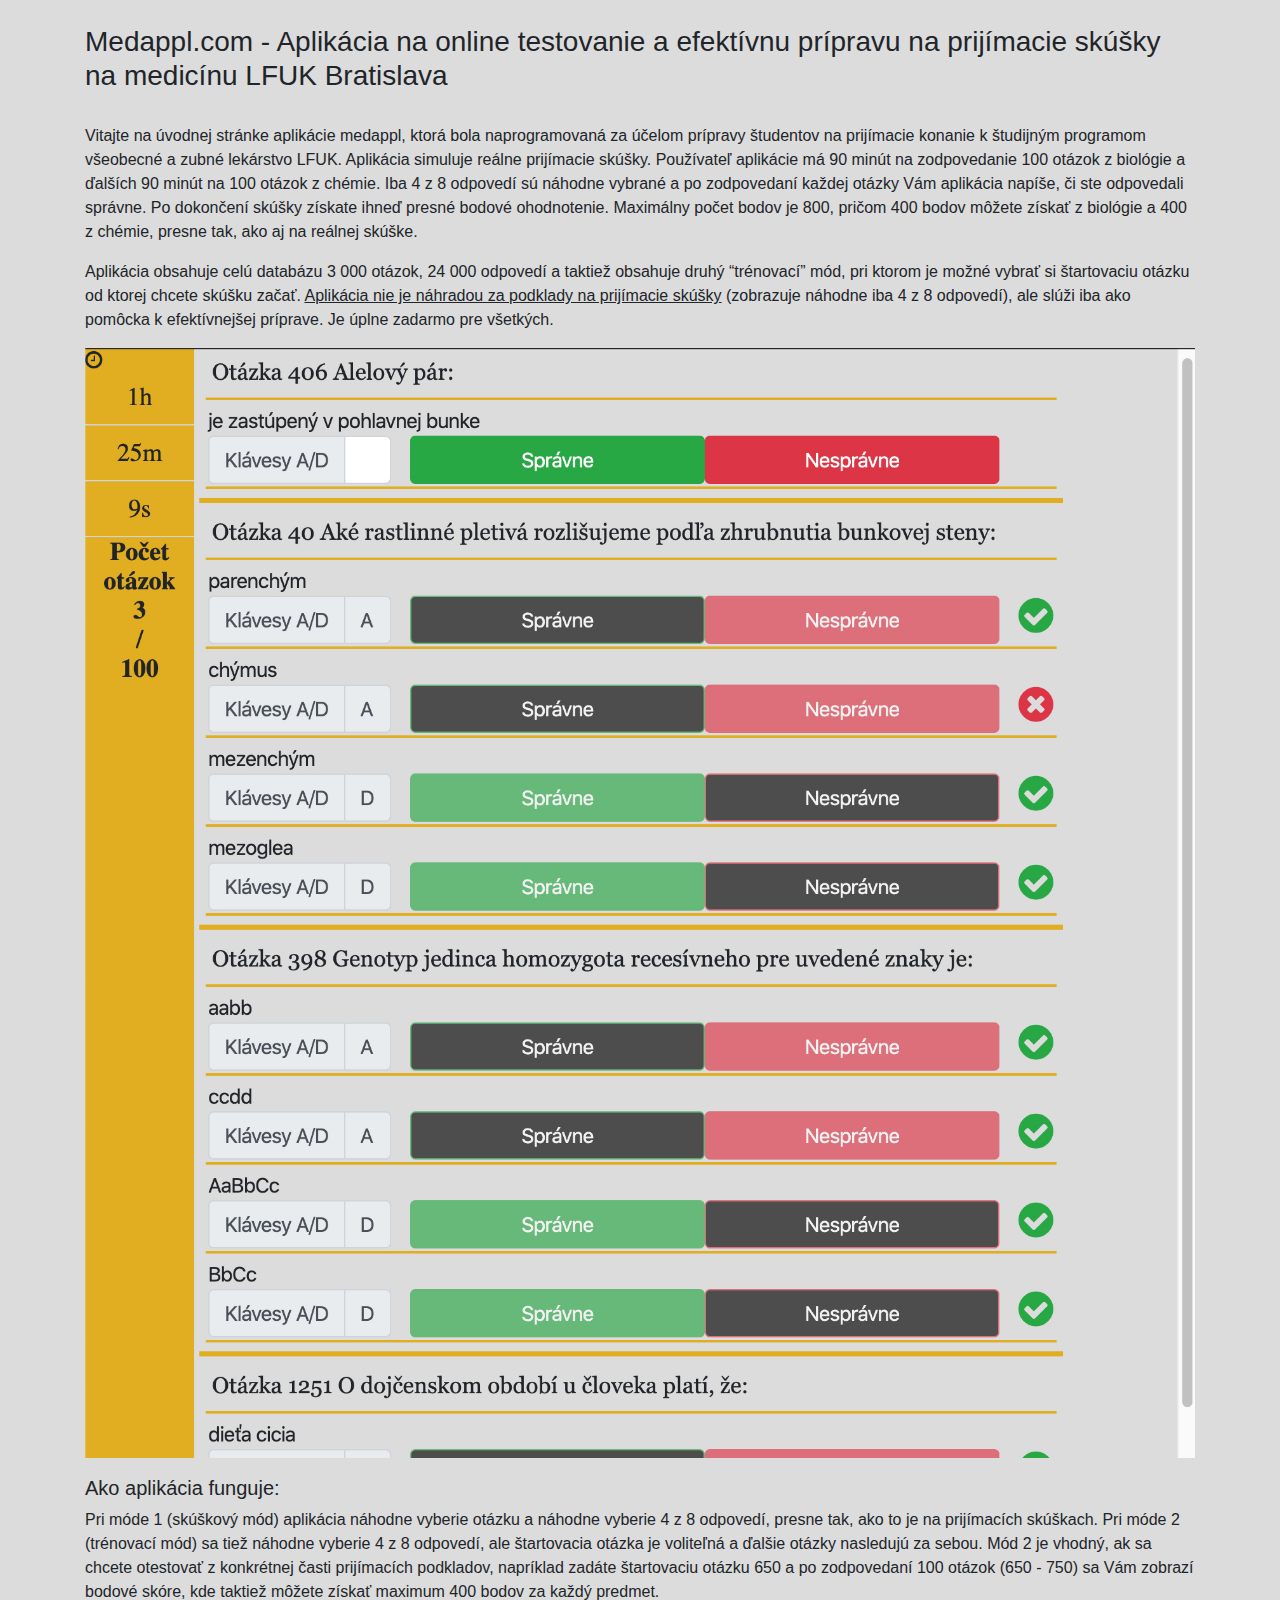
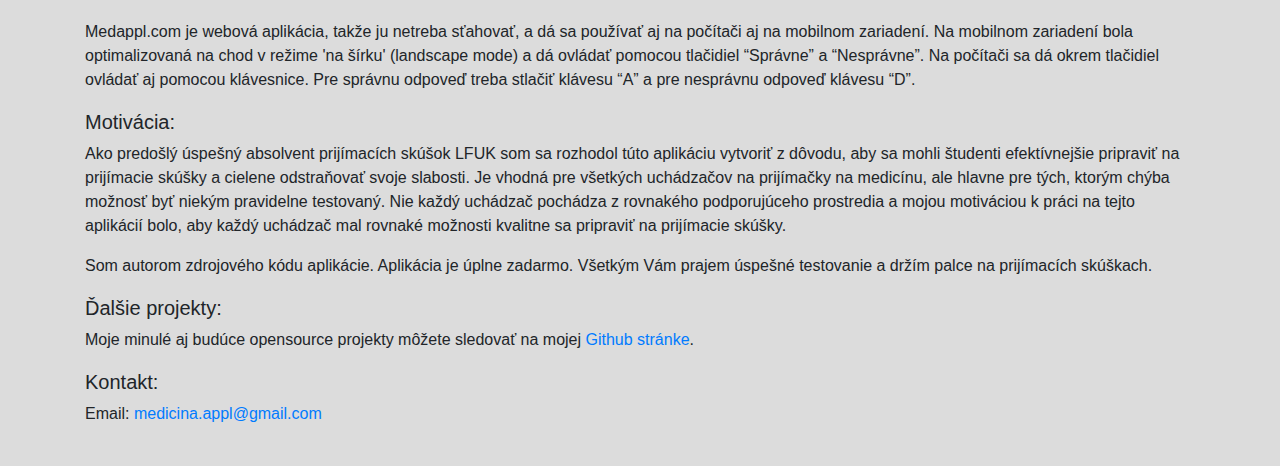
<file: index.html>
<!DOCTYPE html>
<html>
  <head>
    <title>Medappl.com - online testovanie a príprava na prijímacie skúšky LFUK</title>
    <meta name="description" content="Aplikácia na online testovanie a efektívnu prípravu na prijímacie skúšky na medicínu LFUK Bratislava 2020, lekárska fakulta, príprava, biológia, chémia">
    <meta name="keywords" content="prijímačky, LFUK, príprava, testovanie, aplikácia, testy, medicína, skúšky, otestuj sa, biológia, chémia, doučovanie, Bratislava">
    <meta name="viewport" content="width=device-width, initial-scale=1.0">
    <link rel="shortcut icon" type="image/x-icon" href="assets/img/favicon.ico">
    <link rel="stylesheet" href="https://stackpath.bootstrapcdn.com/bootstrap/4.4.1/css/bootstrap.min.css" crossorigin="anonymous">
    <link rel="stylesheet" href="https://stackpath.bootstrapcdn.com/font-awesome/4.7.0/css/font-awesome.min.css">
    <link rel="stylesheet" href="css/styles.css">
    <script src="https://code.jquery.com/jquery-3.4.1.min.js" crossorigin="anonymous"></script>
    <script src="https://cdn.jsdelivr.net/npm/popper.js@1.16.0/dist/umd/popper.min.js" crossorigin="anonymous"></script>
    <script src="https://stackpath.bootstrapcdn.com/bootstrap/4.4.1/js/bootstrap.min.js" crossorigin="anonymous"></script>
  </head>

  <body class="container">
    <h3 style="margin-top: 0.9em;">Medappl.com - Aplikácia na online testovanie a efektívnu prípravu na prijímacie skúšky na medicínu LFUK Bratislava</h3>
    <div style="margin-top: 0.5em; margin-bottom: 0.5em;" class='btn-group' role="group"></div>
    <p> Vitajte na úvodnej stránke aplikácie medappl, ktorá bola naprogramovaná za účelom prípravy študentov na prijímacie konanie k študijným programom všeobecné a zubné lekárstvo LFUK. Aplikácia simuluje reálne prijímacie skúšky. Používateľ aplikácie má 90 minút na zodpovedanie 100 otázok z biológie a ďalších 90 minút na 100 otázok z chémie. Iba 4 z 8 odpovedí sú náhodne vybrané a po zodpovedaní každej otázky Vám aplikácia napíše, či ste odpovedali správne. Po dokončení skúšky získate ihneď presné bodové ohodnotenie. Maximálny počet bodov je 800, pričom 400 bodov môžete získať z biológie a 400 z chémie, presne tak, ako aj na reálnej skúške.</p><p> Aplikácia obsahuje celú databázu 3 000 otázok, 24 000 odpovedí a taktiež obsahuje druhý “trénovací” mód, pri ktorom je možné vybrať si štartovaciu otázku od ktorej chcete skúšku začať. <u>Aplikácia nie je náhradou za podklady na prijímacie skúšky</u> (zobrazuje náhodne iba 4 z 8 odpovedí), ale slúži iba ako pomôcka k efektívnejšej príprave. Je úplne zadarmo pre všetkých.</p>
    <img src="assets/img/chem.jpg" alt="Medappl aplikácia" class="introimages"/>
    <h5 style="margin-top: 0.9em;">Ako aplikácia funguje:</h5>		
    <p> Pri móde 1 (skúškový mód) aplikácia náhodne vyberie otázku a náhodne vyberie 4 z 8 odpovedí, presne tak, ako to je na prijímacích skúškach. Pri móde 2 (trénovací mód) sa tiež náhodne vyberie 4 z 8 odpovedí, ale štartovacia otázka je voliteľná a ďalšie otázky nasledujú za sebou. Mód 2 je vhodný, ak sa chcete otestovať z konkrétnej časti prijímacích podkladov, napríklad zadáte štartovaciu otázku 650 a po zodpovedaní 100 otázok (650 - 750) sa Vám zobrazí bodové skóre, kde taktiež môžete získať maximum 400 bodov za každý predmet.</p>
    <p> Medappl.com je webová aplikácia, takže ju netreba sťahovať, a dá sa používať aj na počítači aj na mobilnom zariadení. Na mobilnom zariadení bola optimalizovaná na chod v režime 'na šírku' (landscape mode) a dá ovládať pomocou tlačidiel “Správne” a “Nesprávne”. Na počítači sa dá okrem tlačidiel ovládať aj pomocou klávesnice. Pre správnu odpoveď treba stlačiť klávesu “A” a pre nesprávnu odpoveď klávesu “D”.</p>
    <h5 style="margin-top: 0.9em;">Motivácia:</h5>		
    <p> Ako predošlý úspešný absolvent prijímacích skúšok LFUK som sa rozhodol túto aplikáciu vytvoriť z dôvodu, aby sa mohli študenti efektívnejšie pripraviť na prijímacie skúšky a cielene odstraňovať svoje slabosti. Je vhodná pre všetkých uchádzačov na prijímačky na medicínu, ale hlavne pre tých, ktorým chýba možnosť byť niekým pravidelne testovaný. Nie každý uchádzač pochádza z rovnakého podporujúceho prostredia a mojou motiváciou k práci na tejto aplikácií bolo, aby každý uchádzač mal rovnaké možnosti kvalitne sa pripraviť na prijímacie skúšky.</p>
    <p> Som autorom zdrojového kódu aplikácie. Aplikácia je úplne zadarmo. Všetkým Vám prajem úspešné testovanie a držím palce na prijímacích skúškach. </p>
    <h5 style="margin-top: 0.9em;">Ďalšie projekty:</h5>
    <p>Moje minulé aj budúce opensource projekty môžete sledovať na mojej <a href="https://github.com">Github stránke</a>.</p>
    <h5 style="margin-top: 0.9em;">Kontakt:</h5>
    <p style="margin-bottom: 2.5em;"> Email: <a href="mailto:medicina.appl@gmail.com">medicina.appl@gmail.com</a></p>
  </body>
</html>
</file>
<file: css/styles.css>
body{
    background-color: gainsboro;
}
.introimages{
    display: block;
    margin-left: auto;
    margin-right: auto;
    margin-top: 0.7em;
    margin-bottom: 0.7em;
    width: 100%;
}
.mode-buttons{
    text-align: center;
    margin: auto
}
.mode-buttons .btn{
    height:135px;
    width: 135px;
    font:30px Georgia;
    margin: 5px
}
#start-form{
    text-align: center;
}
#start-form input{
    margin: 5px;
}
.question-container{
    margin:5px;
    border-bottom: 4px solid #e1ad21;
    padding:5px;
}
.question-container .question {
    margin-bottom: 2px;
    border-bottom: 2px solid #e1ad21;
    padding:2px 5px;
}
.question h5{
    font: 18px Georgia;
}
.question img{
   height: auto;
    width: auto;
}
.options {
    margin:2px auto;
    border-top: 2px;
    border-bottom: 2px solid #e1ad21;
    padding:2px 2px 2px;
    height: auto;
}
.options .row>p{
    margin-bottom: 0px;
}
.options img{
    height: auto;
    width: 100%;
}
.options label{
    font:16px Georgia;
}
.option .answer-buttons.clicked{
    background-color: black;
}
#questions-form input.answer:focus{
  box-shadow: inset 0 1px 1px rgba(0, 0, 0, 0.075);
}
.timer-counter{
    background-color: #e1ad21;
    padding: 0px;
    height:100%;
    width:10%;

}
#hours,#minutes,#seconds{
    display: block;
    text-align: center;
    font: 20px Bell MT;
    padding: 10px;
    border-bottom: 1px lightgrey solid;
    transition: 0.4s;

}
#counter{
    text-align: center;
    font: bold 20px Bell MT;
}
#count,#total{
    display:block
}
.overlay{
	width: 100%;
	height: 100%;
	position: absolute;
	opacity: 0;
}
@media only screen and (max-width: 768px) {
    #hours,#minutes,#seconds{
        font-size: 16px;
        padding: 10px 0;
    }
    #counter{
        margin-top: 10px;
        font-size: 14px;
        overflow: hidden;
        text-overflow: ellipsis;
    }
}
</file>
